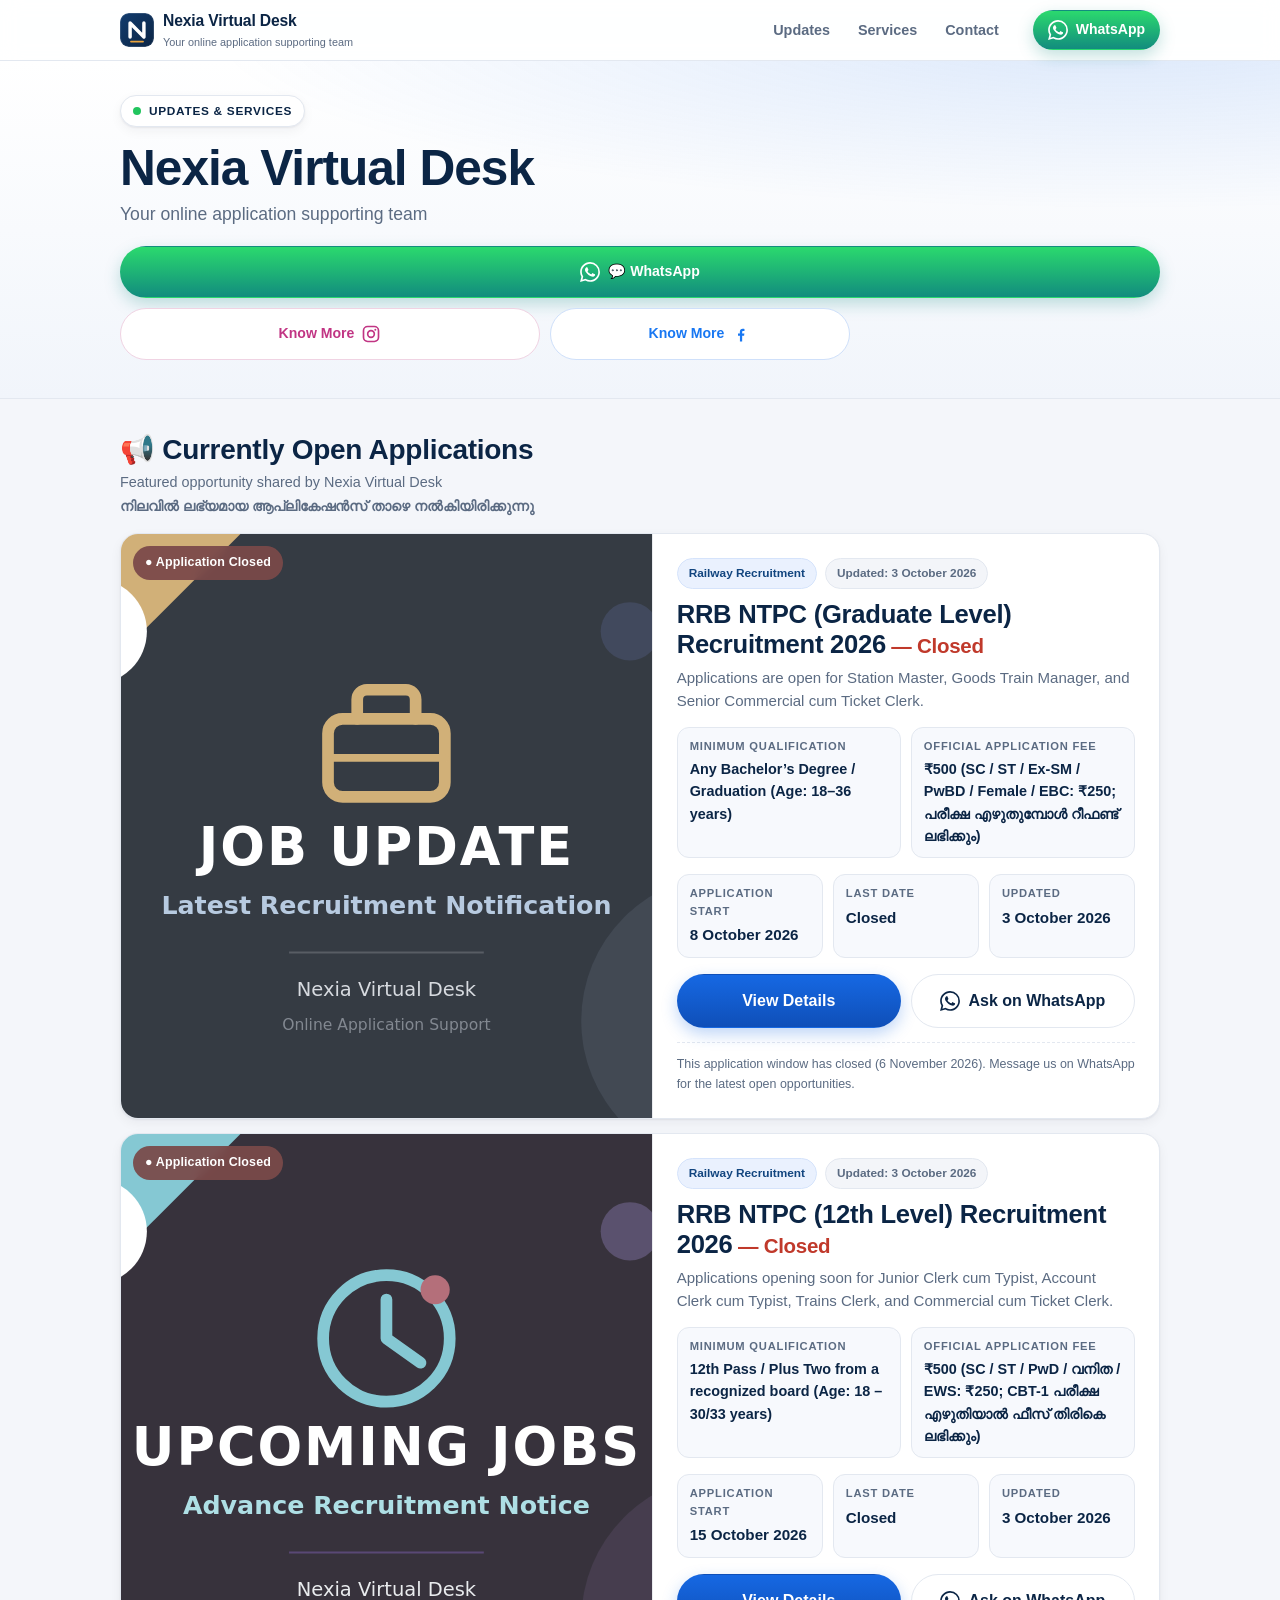
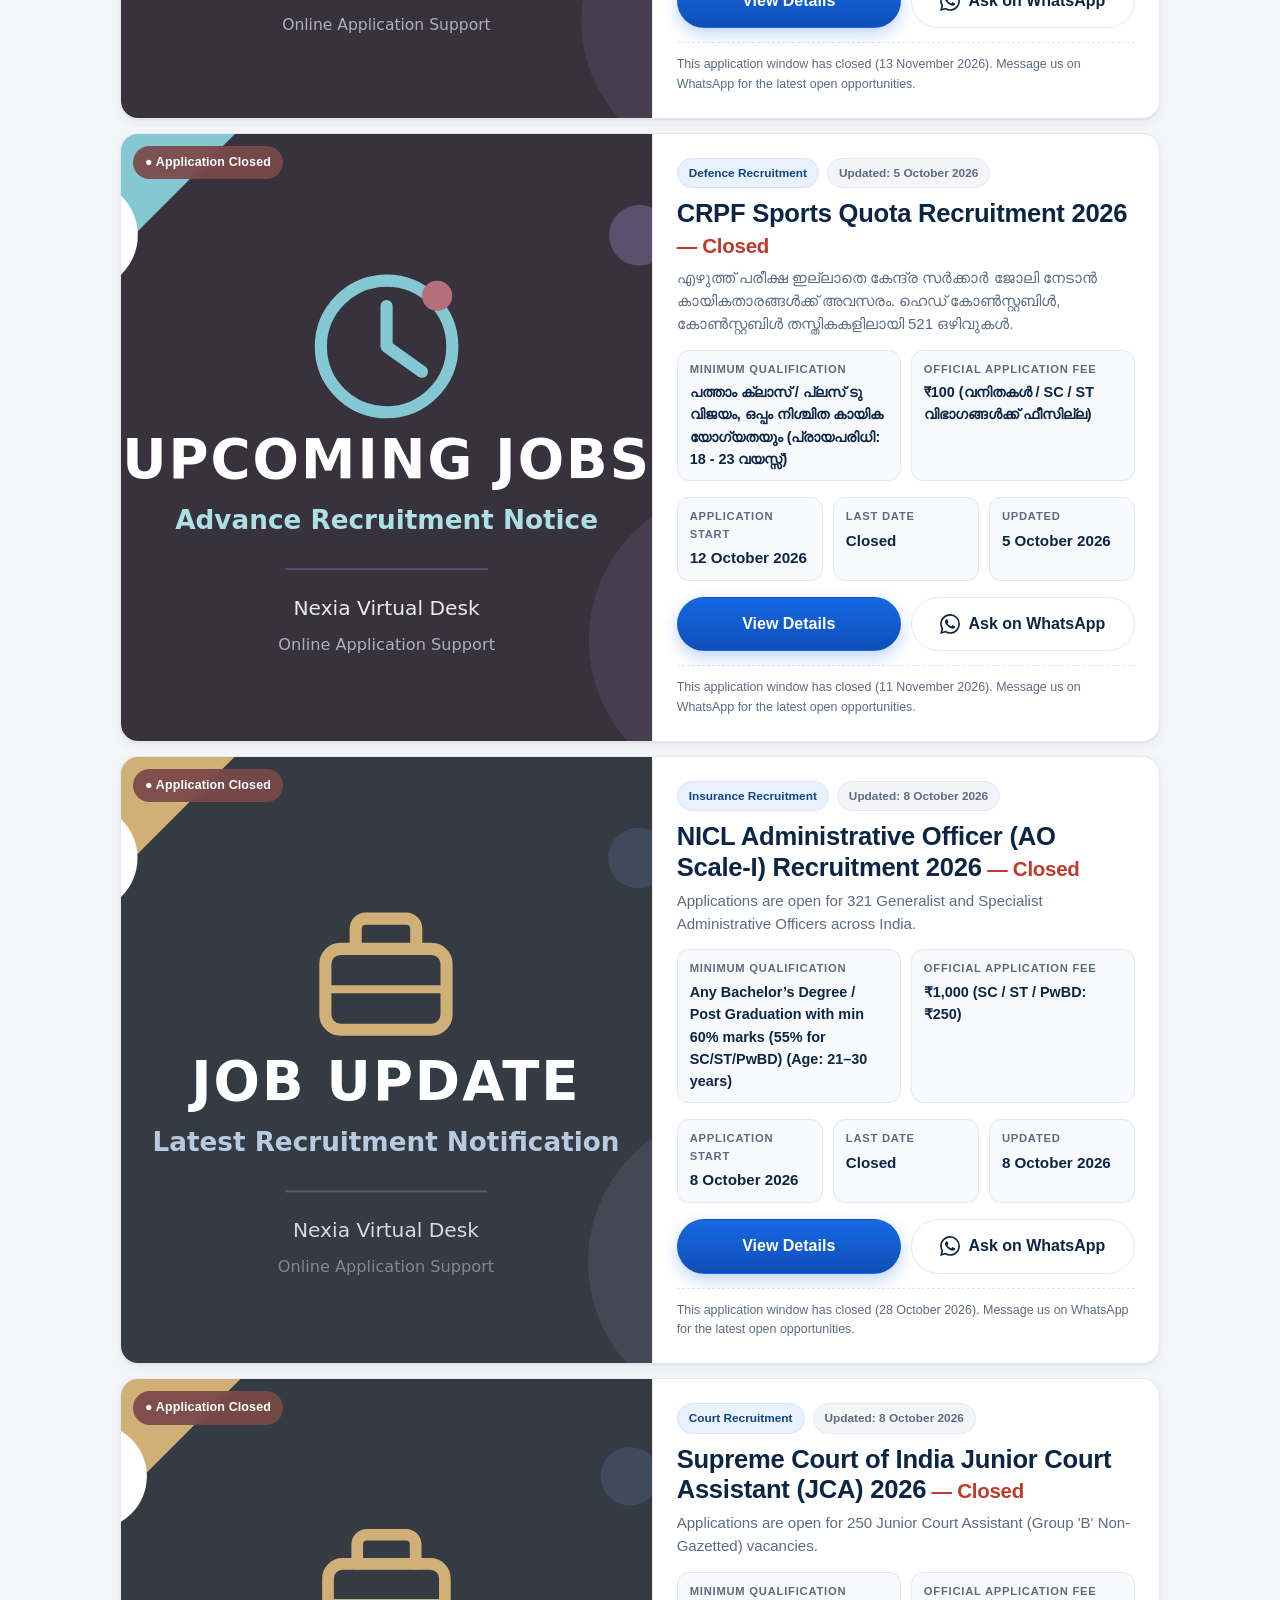
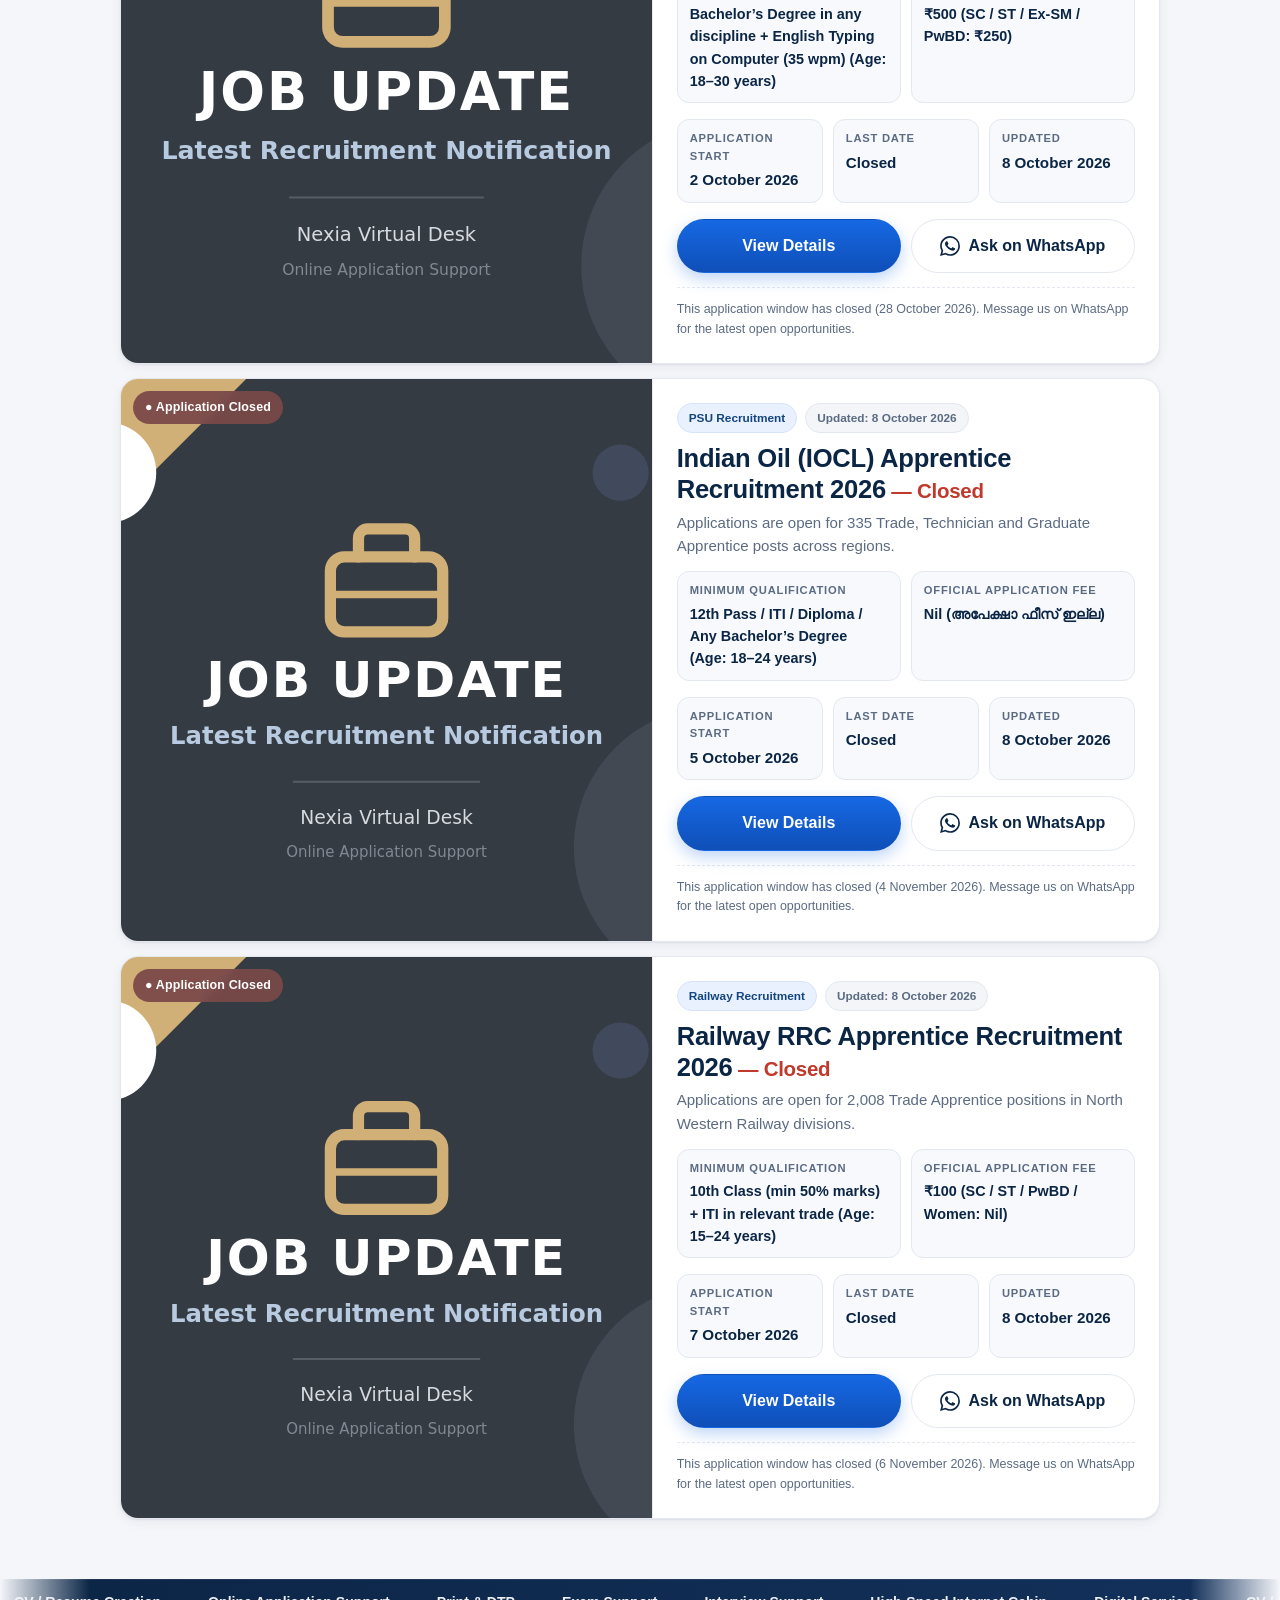
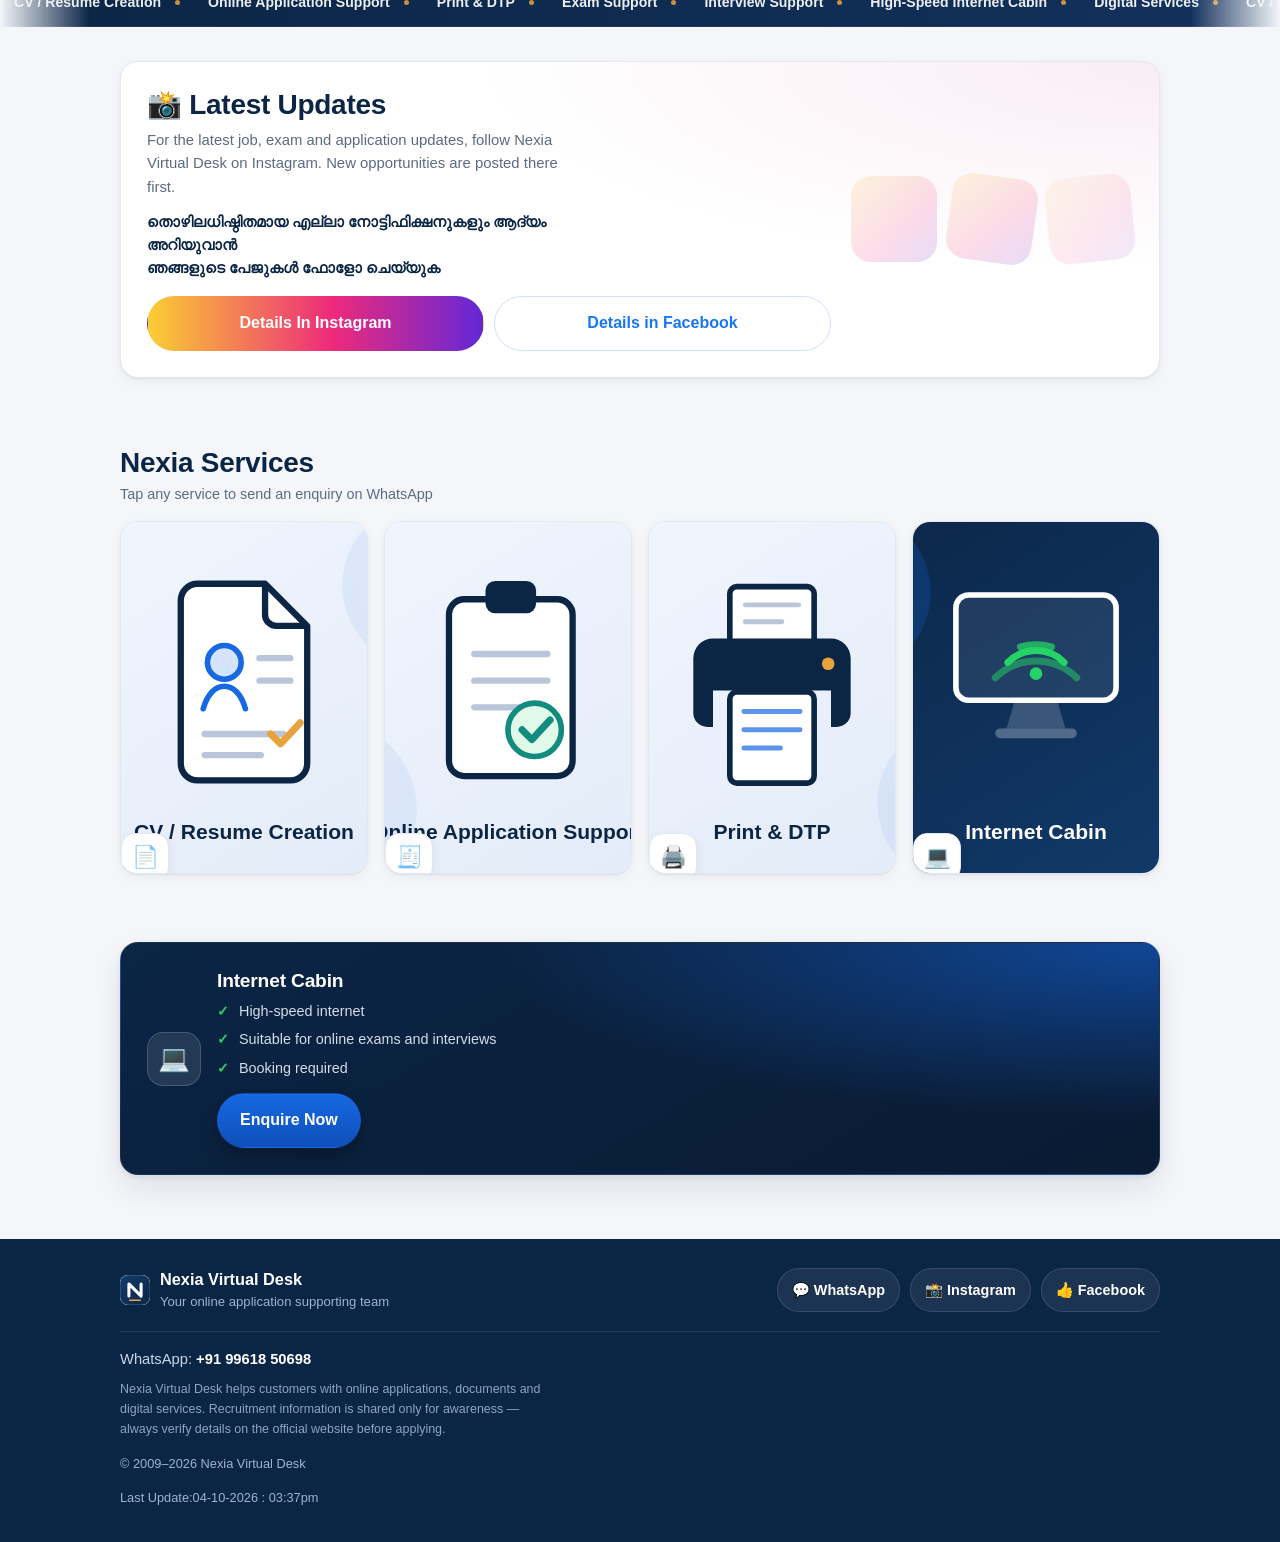
<file: index.html>
<!DOCTYPE html>
<html lang="en">
<head>
  <!-- =====================================================================
       NEXIA VIRTUAL DESK — index.html
       ---------------------------------------------------------------------
       This file is the STRUCTURE (skeleton) of the page.
       You normally do NOT need to edit it.
       All text you change often lives in content.js
       ===================================================================== -->
  <meta charset="UTF-8">

  <!-- Mobile scaling. Never remove this line. -->
  <meta name="viewport" content="width=device-width, initial-scale=1, viewport-fit=cover">

  <!-- ===== SEO: title + description (edit these if your business changes) ===== -->
  <title>Nexia Virtual Desk | Job Updates &amp; Online Application Support</title>
  <meta name="description" content="Nexia Virtual Desk provides job and application updates, CV and Resume creation, online application support, printing, DTP and internet cabin services.">
  <meta name="author" content="Nexia Virtual Desk">
  <meta name="theme-color" content="#0B2545">
  <!-- After your site is live, replace "nexia-virtual-desk.vercel.app" below
       (and in the og:/twitter: lines) with your real domain. -->
  <link rel="canonical" href="https://nexia-virtual-desk.vercel.app/">

  <!-- ===== Sharing preview: WhatsApp / Facebook / LinkedIn ===== -->
  <meta property="og:type" content="website">
  <meta property="og:site_name" content="Nexia Virtual Desk">
  <meta property="og:title" content="Nexia Virtual Desk | Job Updates &amp; Online Application Support">
  <meta property="og:description" content="Latest job, exam and application updates plus CV creation, online application support, Print &amp; DTP and Internet Cabin services.">
  <!-- WhatsApp / social share thumbnail. To change it, REPLACE the file
       assets/branding/thumbnail.webp (keep the same file name). See README. -->
  <meta property="og:image" content="https://nexia-virtual-desk.vercel.app/assets/branding/thumbnail.webp">
  <meta property="og:image:width" content="1200">
  <meta property="og:image:height" content="630">
  <meta property="og:url" content="https://nexia-virtual-desk.vercel.app/">
  <meta property="og:locale" content="en_IN">

  <!-- ===== Sharing preview: X / Twitter ===== -->
  <meta name="twitter:card" content="summary_large_image">
  <meta name="twitter:title" content="Nexia Virtual Desk | Job Updates &amp; Online Application Support">
  <meta name="twitter:description" content="Latest job, exam and application updates plus CV creation, online application support, Print &amp; DTP and Internet Cabin services.">
  <meta name="twitter:image" content="https://nexia-virtual-desk.vercel.app/assets/branding/thumbnail.webp">

  <!-- ===== Icons (replace these files in assets/branding/ to rebrand) ===== -->
  <link rel="icon" href="assets/branding/favicon.svg" type="image/svg+xml">
  <link rel="alternate icon" href="assets/branding/favicon.ico" sizes="32x32">
  <link rel="apple-touch-icon" href="assets/branding/apple-touch-icon.png">

  <link rel="stylesheet" href="style.css">

  <!-- Structured data for Google (business name + social profiles) -->
  <script type="application/ld+json">
  {
    "@context": "https://schema.org",
    "@type": "LocalBusiness",
    "name": "Nexia Virtual Desk",
    "description": "Online application support, CV and resume creation, printing, DTP and internet cabin services.",
    "slogan": "Your online application supporting team",
    "telephone": "+91-99618-50698",
    "sameAs": [
      "https://www.facebook.com/nexiacare",
      "https://www.instagram.com/nexia_virtual_desk/"
    ]
  }
  </script>
</head>

<body>

  <!-- Accessibility: keyboard users can jump straight to the content -->
  <a class="skip-link" href="#main">Skip to main content</a>

  <!-- Shown only when JavaScript is turned off -->
  <noscript>
    <div class="noscript-note">
      This page needs JavaScript to show the current advertisement and the enquiry forms.
      You can still reach us on WhatsApp: <a href="https://wa.me/919961850698">+91 99618 50698</a>
    </div>
  </noscript>

  <!-- =======================================================================
       1. HEADER
       ======================================================================= -->
  <header class="site-header">
    <div class="container header-inner">
      <a class="brand" href="#top" aria-label="Nexia Virtual Desk — home">
        <img src="assets/branding/logo.svg" alt="" width="34" height="34" class="brand-mark">
        <span class="brand-text">
          <span class="brand-name">Nexia Virtual Desk</span>
          <span class="brand-tag">Your online application supporting team</span>
        </span>
      </a>

      <nav class="site-nav" aria-label="Main">
        <a href="#opportunity">Updates</a>
        <a href="#services">Services</a>
        <a href="#contact">Contact</a>
      </nav>

      <!-- data-wa-link = script.js fills the real WhatsApp number from content.js -->
      <a class="btn btn-wa btn-sm header-wa" data-wa-link href="#" rel="noopener">
        <svg class="ico" viewBox="0 0 24 24" aria-hidden="true" focusable="false"><path fill="currentColor" d="M17.472 14.382c-.297-.149-1.758-.867-2.03-.967-.273-.099-.471-.148-.67.15-.197.297-.767.966-.94 1.164-.173.199-.347.223-.644.075-.297-.15-1.255-.463-2.39-1.475-.883-.788-1.48-1.761-1.653-2.059-.173-.297-.018-.458.13-.606.134-.133.298-.347.446-.52.149-.174.198-.298.298-.497.099-.198.05-.371-.025-.52-.075-.149-.669-1.612-.916-2.207-.242-.579-.487-.5-.669-.51a12.8 12.8 0 0 0-.57-.01c-.198 0-.52.074-.792.372-.272.297-1.04 1.016-1.04 2.479 0 1.462 1.065 2.875 1.213 3.074.149.198 2.096 3.2 5.077 4.487.709.306 1.262.489 1.694.625.712.227 1.36.195 1.871.118.571-.085 1.758-.719 2.006-1.413.248-.694.248-1.289.173-1.413-.074-.124-.272-.198-.57-.347m-5.421 7.403h-.004a9.87 9.87 0 0 1-5.031-1.378l-.361-.214-3.741.982.998-3.648-.235-.374a9.86 9.86 0 0 1-1.51-5.26c.001-5.45 4.436-9.884 9.888-9.884 2.64 0 5.122 1.03 6.988 2.898a9.825 9.825 0 0 1 2.893 6.994c-.003 5.45-4.437 9.884-9.885 9.884m8.413-18.297A11.815 11.815 0 0 0 12.05 0C5.495 0 .16 5.335.157 11.892c0 2.096.547 4.142 1.588 5.945L.057 24l6.305-1.654a11.882 11.882 0 0 0 5.683 1.448h.005c6.554 0 11.89-5.335 11.893-11.893a11.821 11.821 0 0 0-3.48-8.413Z"/></svg>
        <span>WhatsApp</span>
      </a>
    </div>
  </header>

  <main id="main">
    <span id="top"></span>

    <!-- =====================================================================
         2. HERO — brand line + quick contact buttons
         ===================================================================== -->
    <section class="hero" aria-labelledby="hero-title">
      <div class="container">
        <p class="hero-eyebrow">
          <span class="pulse-dot" aria-hidden="true"></span>
          Updates &amp; Services
        </p>
        <h1 id="hero-title" class="hero-title">Nexia Virtual Desk</h1>
        <p class="hero-sub">Your online application supporting team</p>

        <!-- Quick contact / social actions -->
        <div class="quick-actions">
          <a class="btn btn-wa btn-lg" data-wa-link href="#" rel="noopener">
            <svg class="ico" viewBox="0 0 24 24" aria-hidden="true" focusable="false"><path fill="currentColor" d="M17.472 14.382c-.297-.149-1.758-.867-2.03-.967-.273-.099-.471-.148-.67.15-.197.297-.767.966-.94 1.164-.173.199-.347.223-.644.075-.297-.15-1.255-.463-2.39-1.475-.883-.788-1.48-1.761-1.653-2.059-.173-.297-.018-.458.13-.606.134-.133.298-.347.446-.52.149-.174.198-.298.298-.497.099-.198.05-.371-.025-.52-.075-.149-.669-1.612-.916-2.207-.242-.579-.487-.5-.669-.51a12.8 12.8 0 0 0-.57-.01c-.198 0-.52.074-.792.372-.272.297-1.04 1.016-1.04 2.479 0 1.462 1.065 2.875 1.213 3.074.149.198 2.096 3.2 5.077 4.487.709.306 1.262.489 1.694.625.712.227 1.36.195 1.871.118.571-.085 1.758-.719 2.006-1.413.248-.694.248-1.289.173-1.413-.074-.124-.272-.198-.57-.347m-5.421 7.403h-.004a9.87 9.87 0 0 1-5.031-1.378l-.361-.214-3.741.982.998-3.648-.235-.374a9.86 9.86 0 0 1-1.51-5.26c.001-5.45 4.436-9.884 9.888-9.884 2.64 0 5.122 1.03 6.988 2.898a9.825 9.825 0 0 1 2.893 6.994c-.003 5.45-4.437 9.884-9.885 9.884m8.413-18.297A11.815 11.815 0 0 0 12.05 0C5.495 0 .16 5.335.157 11.892c0 2.096.547 4.142 1.588 5.945L.057 24l6.305-1.654a11.882 11.882 0 0 0 5.683 1.448h.005c6.554 0 11.89-5.335 11.893-11.893a11.821 11.821 0 0 0-3.48-8.413Z"/></svg>
            <span>💬 WhatsApp</span>
          </a>
          <a class="btn btn-ig" data-social="instagram" href="https://www.instagram.com/nexia_virtual_desk/" target="_blank" rel="noopener" aria-label="Know More on Instagram">
            <span class="qa-txt">Know More</span>
            <svg class="ico" viewBox="0 0 24 24" fill="none" stroke="currentColor" stroke-width="2" stroke-linecap="round" stroke-linejoin="round" aria-hidden="true" focusable="false">
              <rect x="3" y="3" width="18" height="18" rx="5"/>
              <circle cx="12" cy="12" r="4"/>
              <circle cx="17.2" cy="6.8" r="1.2" fill="currentColor" stroke="none"/>
            </svg>
          </a>
          <a class="btn btn-fb" data-social="facebook" href="https://www.facebook.com/nexiacare" target="_blank" rel="noopener" aria-label="Know More on Facebook">
            <span class="qa-txt">Know More</span>
            <svg class="ico" viewBox="0 0 24 24" fill="currentColor" aria-hidden="true" focusable="false">
              <path d="M13.4 21v-6.9h2.3l.35-2.7h-2.65V9.6c0-.78.22-1.31 1.34-1.31h1.43V5.87c-.25-.03-1.1-.1-2.08-.1-2.06 0-3.47 1.26-3.47 3.57v2.06H8.4v2.7h2.32V21h2.68z"/>
            </svg>
          </a>
        </div>
      </div>
    </section>

    <!-- =====================================================================
         3. FEATURED CURRENT OPPORTUNITY  (filled from content.js)
         ===================================================================== -->
    <section class="section opportunity" id="opportunity" aria-labelledby="opportunity-title">
      <div class="container">
        <div class="section-head">
          <h2 id="opportunity-title" class="section-title">📢 Currently Open Applications</h2>
          <p class="section-note">Featured opportunity shared by Nexia Virtual Desk</p>
          <p class="section-note section-note-ml" lang="ml">നിലവിൽ ലഭ്യമായ ആപ്ലികേഷൻസ് താഴെ നൽകിയിരിക്കുന്നു</p>
        </div>

        <!-- Warning shown only while content.js has isSample: true -->
        <div class="demo-banner" id="demoBanner" hidden>
          <strong>⚠️ Demo content.</strong>
          The details below are sample data used while building this page.
          Replace them in <code>content.js</code> with verified information, then set
          <code>isSample: false</code>.
        </div>

        <!-- Advertisement cards are built here by script.js from content.js.
             One card per live advertisement (currentAd + every otherAds entry). -->
        <div class="opp-list" id="oppList"></div>

      </div>
    </section>

    <!-- =====================================================================
         6. SERVICE TICKER (scrolling strip)
         ===================================================================== -->
    <div class="ticker" aria-label="Nexia Virtual Desk services">
      <div class="ticker-track" id="tickerTrack"><!-- filled by script.js --></div>
    </div>

    <!-- =====================================================================
         5. INSTAGRAM — LATEST UPDATES
         ===================================================================== -->
    <section class="section" id="updates" aria-labelledby="updates-title">
      <div class="container">
        <div class="panel panel-ig">
          <div class="panel-ig-text">
            <h2 id="updates-title" class="section-title">📸 Latest Updates</h2>
            <p>For the latest job, exam and application updates, follow Nexia Virtual Desk on Instagram. New opportunities are posted there first.</p>
            <p class="ml-note" lang="ml">തൊഴിലധിഷ്ഠിതമായ എല്ലാ നോട്ടിഫിക്ഷനുകളും ആദ്യം അറിയുവാൻ<br>ഞങ്ങളുടെ പേജുകൾ ഫോളോ ചെയ്യുക</p>
            <div class="panel-ig-actions">
              <a class="btn btn-ig btn-lg" data-social="instagram" href="https://www.instagram.com/nexia_virtual_desk/" target="_blank" rel="noopener">
                Details In Instagram
              </a>
              <a class="btn btn-fb btn-lg" data-social="facebook" href="https://www.facebook.com/nexiacare" target="_blank" rel="noopener">
                Details in Facebook
              </a>
            </div>
          </div>
          <div class="panel-ig-art" aria-hidden="true">
            <div class="ig-tile ig-tile-1"></div>
            <div class="ig-tile ig-tile-2"></div>
            <div class="ig-tile ig-tile-3"></div>
          </div>
        </div>
      </div>
    </section>

    <!-- =====================================================================
         7. NEXIA SERVICES (cards filled from content.js)
         ===================================================================== -->
    <section class="section" id="services" aria-labelledby="services-title">
      <div class="container">
        <div class="section-head">
          <h2 id="services-title" class="section-title">Nexia Services</h2>
          <p class="section-note">Tap any service to send an enquiry on WhatsApp</p>
        </div>

        <div class="service-grid" id="serviceGrid"><!-- filled by script.js --></div>
      </div>
    </section>

    <!-- =====================================================================
         10. INTERNET CABIN PROMOTION
         ===================================================================== -->
    <section class="section" id="cabin" aria-labelledby="cabin-title">
      <div class="container">
        <div class="panel panel-cabin" id="cabinPanel">
          <div class="cabin-icon" aria-hidden="true">💻</div>
          <div class="cabin-text">
            <h2 id="cabin-title" class="section-title">Internet Cabin</h2>
            <ul class="cabin-list" id="cabinList"><!-- filled by script.js --></ul>
            <button class="btn btn-primary btn-lg" type="button" data-service-open="internet">Enquire Now</button>
          </div>
        </div>
      </div>
    </section>
  </main>

  <!-- =======================================================================
       11. FOOTER
       ======================================================================= -->
  <footer class="site-footer" id="contact">
    <div class="container">
      <div class="footer-top">
        <div class="footer-brand">
          <img src="assets/branding/logo.svg" alt="" width="30" height="30">
          <div>
            <p class="footer-name">Nexia Virtual Desk</p>
            <p class="footer-tag">Your online application supporting team</p>
          </div>
        </div>

        <ul class="footer-links">
          <li><a data-wa-link href="#" rel="noopener">💬 WhatsApp</a></li>
          <li><a data-social="instagram" href="https://www.instagram.com/nexia_virtual_desk/" target="_blank" rel="noopener">📸 Instagram</a></li>
          <li><a data-social="facebook" href="https://www.facebook.com/nexiacare" target="_blank" rel="noopener">👍 Facebook</a></li>
        </ul>
      </div>

      <p class="footer-phone">WhatsApp: <a data-wa-link href="#" rel="noopener"><span data-wa-display>+91 99618 50698</span></a></p>
      <p class="footer-note" id="footerNote"></p>
      <p class="footer-copy" id="footerCopy">© 2009–2026 Nexia Virtual Desk</p>
      <p class="footer-copy" id="footerCopy">Last Update:04-10-2026 : 03:37pm</p>
    </div>
  </footer>

  <!-- Floating WhatsApp button (mobile). Delete this block to remove it. -->
  <a class="wa-fab" data-wa-link href="#" rel="noopener" aria-label="Chat with Nexia Virtual Desk on WhatsApp">
    <svg viewBox="0 0 24 24" aria-hidden="true" focusable="false"><path fill="currentColor" d="M17.472 14.382c-.297-.149-1.758-.867-2.03-.967-.273-.099-.471-.148-.67.15-.197.297-.767.966-.94 1.164-.173.199-.347.223-.644.075-.297-.15-1.255-.463-2.39-1.475-.883-.788-1.48-1.761-1.653-2.059-.173-.297-.018-.458.13-.606.134-.133.298-.347.446-.52.149-.174.198-.298.298-.497.099-.198.05-.371-.025-.52-.075-.149-.669-1.612-.916-2.207-.242-.579-.487-.5-.669-.51a12.8 12.8 0 0 0-.57-.01c-.198 0-.52.074-.792.372-.272.297-1.04 1.016-1.04 2.479 0 1.462 1.065 2.875 1.213 3.074.149.198 2.096 3.2 5.077 4.487.709.306 1.262.489 1.694.625.712.227 1.36.195 1.871.118.571-.085 1.758-.719 2.006-1.413.248-.694.248-1.289.173-1.413-.074-.124-.272-.198-.57-.347m-5.421 7.403h-.004a9.87 9.87 0 0 1-5.031-1.378l-.361-.214-3.741.982.998-3.648-.235-.374a9.86 9.86 0 0 1-1.51-5.26c.001-5.45 4.436-9.884 9.888-9.884 2.64 0 5.122 1.03 6.988 2.898a9.825 9.825 0 0 1 2.893 6.994c-.003 5.45-4.437 9.884-9.885 9.884m8.413-18.297A11.815 11.815 0 0 0 12.05 0C5.495 0 .16 5.335.157 11.892c0 2.096.547 4.142 1.588 5.945L.057 24l6.305-1.654a11.882 11.882 0 0 0 5.683 1.448h.005c6.554 0 11.89-5.335 11.893-11.893a11.821 11.821 0 0 0-3.48-8.413Z"/></svg>
  </a>

  <!-- =======================================================================
       8. SERVICE ENQUIRY POPUP (bottom sheet on mobile, dialog on desktop)
       The form fields are built from content.js by script.js
       ======================================================================= -->
  <dialog class="sheet" id="enquirySheet" aria-labelledby="sheetTitle">
    <form class="sheet-form" id="enquiryForm" method="dialog" novalidate>
      <div class="sheet-grip" aria-hidden="true"></div>

      <div class="sheet-head">
        <div>
          <p class="sheet-service" id="sheetServiceName"></p>
          <h2 class="sheet-title" id="sheetTitle">Enquiry</h2>
        </div>
        <button class="sheet-close" type="button" id="sheetClose" aria-label="Close enquiry form">✕</button>
      </div>

      <div class="sheet-body" id="sheetFields"><!-- fields injected here --></div>

      <p class="sheet-error" id="sheetError" role="alert" hidden></p>

      <div class="sheet-foot">
        <button class="btn btn-wa btn-lg btn-block" type="submit">💬 Send Enquiry on WhatsApp</button>
        <p class="sheet-alt">
          Or <a data-wa-link href="#" rel="noopener">chat directly on WhatsApp</a>
        </p>
      </div>
    </form>
  </dialog>

  <!-- content.js first (the data), then script.js (the logic). Do not swap them. -->
  <script src="content.js"></script>
  <script src="script.js"></script>
</body>
</html>
</file>
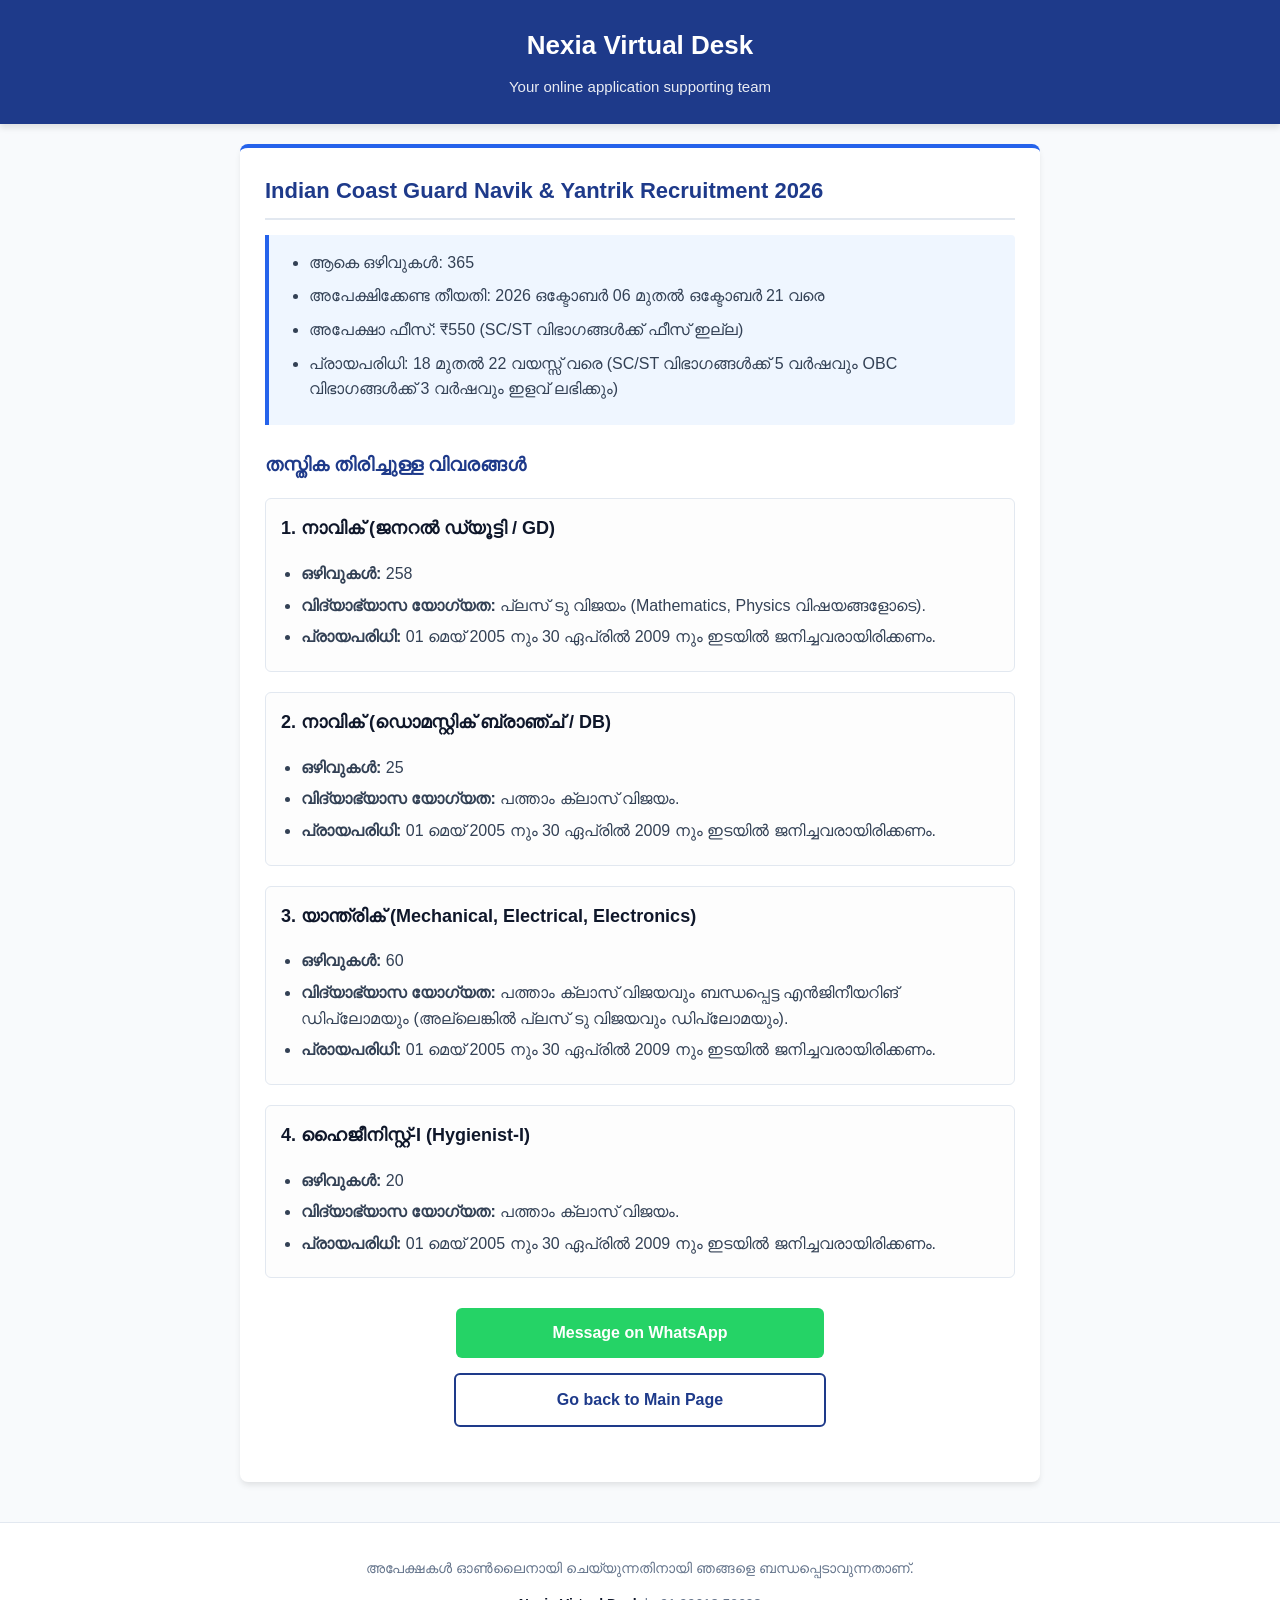
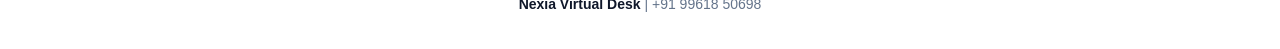
<file: costguard_notification.html>
<!DOCTYPE html>
<html lang="ml">
<head>
    <meta charset="UTF-8">
    <meta name="viewport" content="width=device-width, initial-scale=1.0">
    <title>Indian Coast Guard Recruitment 2026 - Nexia Virtual Desk</title>
    <style>
        :root {
            --primary: #1e3a8a;
            --secondary: #2563eb;
            --bg: #f8fafc;
            --card-bg: #ffffff;
            --text: #334155;
            --accent: #e2e8f0;
            --whatsapp: #25D366;
        }
        body {
            font-family: -apple-system, BlinkMacSystemFont, "Segoe UI", Roboto, "Helvetica Neue", Arial, sans-serif;
            background-color: var(--bg);
            color: var(--text);
            line-height: 1.6;
            margin: 0;
            padding: 0;
        }
        .header {
            background-color: var(--primary);
            color: white;
            text-align: center;
            padding: 25px 20px;
            box-shadow: 0 4px 6px rgba(0,0,0,0.1);
        }
        .header h1 {
            margin: 0;
            font-size: 26px;
            font-weight: 700;
        }
        .header p {
            margin: 8px 0 0;
            font-size: 15px;
            opacity: 0.9;
        }
        .container {
            max-width: 800px;
            margin: 20px auto;
            padding: 0 15px;
        }
        .card {
            background: var(--card-bg);
            border-radius: 8px;
            box-shadow: 0 4px 6px -1px rgba(0, 0, 0, 0.1);
            padding: 25px;
            margin-bottom: 20px;
            border-top: 4px solid var(--secondary);
        }
        .title {
            color: var(--primary);
            font-size: 22px;
            font-weight: bold;
            margin-bottom: 15px;
            border-bottom: 2px solid var(--accent);
            padding-bottom: 10px;
        }
        .highlight-box {
            background-color: #eff6ff;
            border-left: 4px solid var(--secondary);
            padding: 15px;
            margin-bottom: 25px;
            border-radius: 0 4px 4px 0;
        }
        .highlight-box ul {
            margin: 0;
            padding-left: 25px;
        }
        .highlight-box li {
            margin-bottom: 8px;
            font-weight: 500;
        }
        .category {
            margin-bottom: 20px;
            padding: 15px;
            background: #fdfdfd;
            border: 1px solid var(--accent);
            border-radius: 6px;
        }
        .category h3 {
            margin-top: 0;
            color: #0f172a;
            font-size: 18px;
        }
        .category ul {
            padding-left: 20px;
            margin-bottom: 0;
        }
        .category li {
            margin-bottom: 6px;
        }
        .btn-group {
            display: flex;
            flex-direction: column;
            gap: 15px;
            align-items: center;
            margin: 30px 0;
        }
        .btn {
            display: inline-flex;
            align-items: center;
            justify-content: center;
            padding: 12px 24px;
            border-radius: 6px;
            font-weight: bold;
            text-decoration: none;
            width: 100%;
            max-width: 320px;
            transition: all 0.3s ease;
        }
        .btn-home {
            background-color: white;
            color: var(--primary);
            border: 2px solid var(--primary);
        }
        .btn-home:hover {
            background-color: var(--primary);
            color: white;
        }
        .btn-whatsapp {
            background-color: var(--whatsapp);
            color: white;
        }
        .btn-whatsapp:hover {
            background-color: #1ebc5b;
        }
        .footer {
            text-align: center;
            padding: 20px;
            font-size: 14px;
            color: #64748b;
            margin-top: 40px;
            background: white;
            border-top: 1px solid var(--accent);
        }
        .footer span {
            font-weight: bold;
            color: #0f172a;
        }
    </style>
</head>
<body>

    <div class="header">
        <h1>Nexia Virtual Desk</h1>
        <p>Your online application supporting team</p>
    </div>

    <div class="container">
        <div class="card">
            <div class="title">Indian Coast Guard Navik & Yantrik Recruitment 2026</div>
            
            <div class="highlight-box">
                <ul>
                    <li>ആകെ ഒഴിവുകൾ: 365</li>
                    <li>അപേക്ഷിക്കേണ്ട തീയതി: 2026 ഒക്ടോബർ 06 മുതൽ ഒക്ടോബർ 21 വരെ</li>
                    <li>അപേക്ഷാ ഫീസ്: ₹550 (SC/ST വിഭാഗങ്ങൾക്ക് ഫീസ് ഇല്ല)</li>
                    <li>പ്രായപരിധി: 18 മുതൽ 22 വയസ്സ് വരെ (SC/ST വിഭാഗങ്ങൾക്ക് 5 വർഷവും OBC വിഭാഗങ്ങൾക്ക് 3 വർഷവും ഇളവ് ലഭിക്കും)</li>
                </ul>
            </div>

            <h3 style="color: var(--primary);">തസ്തിക തിരിച്ചുള്ള വിവരങ്ങൾ</h3>

            <div class="category">
                <h3>1. നാവിക് (ജനറൽ ഡ്യൂട്ടി / GD)</h3>
                <ul>
                    <li><strong>ഒഴിവുകൾ:</strong> 258</li>
                    <li><strong>വിദ്യാഭ്യാസ യോഗ്യത:</strong> പ്ലസ് ടു വിജയം (Mathematics, Physics വിഷയങ്ങളോടെ).</li>
                    <li><strong>പ്രായപരിധി:</strong> 01 മെയ് 2005 നും 30 ഏപ്രിൽ 2009 നും ഇടയിൽ ജനിച്ചവരായിരിക്കണം.</li>
                </ul>
            </div>

            <div class="category">
                <h3>2. നാവിക് (ഡൊമസ്റ്റിക് ബ്രാഞ്ച് / DB)</h3>
                <ul>
                    <li><strong>ഒഴിവുകൾ:</strong> 25</li>
                    <li><strong>വിദ്യാഭ്യാസ യോഗ്യത:</strong> പത്താം ക്ലാസ് വിജയം.</li>
                    <li><strong>പ്രായപരിധി:</strong> 01 മെയ് 2005 നും 30 ഏപ്രിൽ 2009 നും ഇടയിൽ ജനിച്ചവരായിരിക്കണം.</li>
                </ul>
            </div>

            <div class="category">
                <h3>3. യാന്ത്രിക് (Mechanical, Electrical, Electronics)</h3>
                <ul>
                    <li><strong>ഒഴിവുകൾ:</strong> 60</li>
                    <li><strong>വിദ്യാഭ്യാസ യോഗ്യത:</strong> പത്താം ക്ലാസ് വിജയവും ബന്ധപ്പെട്ട എൻജിനീയറിങ് ഡിപ്ലോമയും (അല്ലെങ്കിൽ പ്ലസ് ടു വിജയവും ഡിപ്ലോമയും).</li>
                    <li><strong>പ്രായപരിധി:</strong> 01 മെയ് 2005 നും 30 ഏപ്രിൽ 2009 നും ഇടയിൽ ജനിച്ചവരായിരിക്കണം.</li>
                </ul>
            </div>

            <div class="category">
                <h3>4. ഹൈജീനിസ്റ്റ്-I (Hygienist-I)</h3>
                <ul>
                    <li><strong>ഒഴിവുകൾ:</strong> 20</li>
                    <li><strong>വിദ്യാഭ്യാസ യോഗ്യത:</strong> പത്താം ക്ലാസ് വിജയം.</li>
                    <li><strong>പ്രായപരിധി:</strong> 01 മെയ് 2005 നും 30 ഏപ്രിൽ 2009 നും ഇടയിൽ ജനിച്ചവരായിരിക്കണം.</li>
                </ul>
            </div>

            <div class="btn-group">
                <a href="https://wa.me/919961850698?text=Hello%20Nexia%20Virtual%20Desk,%20I%20would%20like%20to%20apply%20for%20Indian%20Coast%20Guard%20Recruitment%202026" class="btn btn-whatsapp" target="_blank">
                    Message on WhatsApp
                </a>
                <a href="index.html" class="btn btn-home">
                    Go back to Main Page
                </a>
            </div>
            
        </div>
    </div>

    <div class="footer">
        <p>അപേക്ഷകൾ ഓൺലൈനായി ചെയ്യുന്നതിനായി ഞങ്ങളെ ബന്ധപ്പെടാവുന്നതാണ്.</p>
        <p><span>Nexia Virtual Desk</span> | +91 99618 50698</p>
    </div>

</body>
</html>
</file>
<file: style.css>
/* =========================================================================
   NEXIA VIRTUAL DESK — style.css
   -------------------------------------------------------------------------
   All the visual design lives here. Mobile-first: the base rules are for
   small phones (360px), and @media queries at the bottom make it bigger
   on tablets and desktop.

   You rarely need to edit this file. If you want to change the brand
   colours, edit only the :root block below.
   ========================================================================= */

/* ===== BRAND COLOURS & BASE SETTINGS (safe to edit) ==================== */
:root {
  /* Colours */
  --navy:        #0B2545;   /* header, footer, dark panels          */
  --navy-soft:   #13315C;
  --accent:      #1668E3;   /* main blue for buttons and links      */
  --accent-dark: #0F4FB8;
  --gold:        #E8A33D;   /* small highlights                     */
  --wa:          #25D366;   /* WhatsApp green                       */
  --wa-dark:     #128C7E;
  --ig:          #C13584;   /* Instagram pink                       */
  --fb:          #1877F2;   /* Facebook blue                        */
  --danger:      #C0392B;

  --ink:   #0B1526;         /* main text                            */
  --muted: #5B6B82;         /* secondary text                       */
  --line:  #E3E8F0;         /* hairline borders                     */
  --bg:    #F4F6FA;         /* page background                      */
  --card:  #FFFFFF;

  /* Shape & depth */
  --radius:    18px;
  --radius-sm: 12px;
  --shadow-sm: 0 1px 2px rgba(11, 21, 38, .06), 0 4px 12px rgba(11, 21, 38, .05);
  --shadow-md: 0 2px 6px rgba(11, 21, 38, .07), 0 14px 30px rgba(11, 21, 38, .09);

  /* Spacing rhythm */
  --gap: 14px;
  --pad: 16px;

  /* Fonts: system fonts = zero downloads = fast on mobile data */
  --font: -apple-system, BlinkMacSystemFont, "Segoe UI", Roboto, "Helvetica Neue",
          Arial, "Noto Sans", "Liberation Sans", sans-serif;
}

/* ===== RESET =========================================================== */
*, *::before, *::after { box-sizing: border-box; }
* { margin: 0; }

html {
  -webkit-text-size-adjust: 100%;
  scroll-behavior: smooth;
  scroll-padding-top: 78px;          /* sticky header height + breathing room */
  overflow-x: clip;
}

body {
  font-family: var(--font);
  font-size: 16px;
  line-height: 1.55;
  color: var(--ink);
  background: var(--bg);
  overflow-x: clip;                  /* kills accidental horizontal scrolling */
  -webkit-font-smoothing: antialiased;
  padding-bottom: env(safe-area-inset-bottom);
}

img, svg { display: block; max-width: 100%; }
img { height: auto; background: #EEF2F8; }
button, input, select, textarea { font: inherit; color: inherit; }
a { color: var(--accent); }
ul { padding: 0; list-style: none; }

h1, h2, h3 { line-height: 1.2; font-weight: 700; letter-spacing: -.01em; }

/* Visible focus for keyboard users */
:focus-visible {
  outline: 3px solid var(--accent);
  outline-offset: 2px;
  border-radius: 6px;
}

/* ===== LAYOUT HELPERS ================================================== */
.container {
  width: 100%;
  max-width: 1080px;
  margin-inline: auto;
  padding-inline: var(--pad);
}

.section { padding-block: 26px; }

.section-head { margin-bottom: 16px; }

.section-title {
  font-size: clamp(1.25rem, 5.4vw, 1.75rem);
  color: var(--navy);
}

.section-note {
  color: var(--muted);
  font-size: .9rem;
  margin-top: 4px;
}
.section-note-ml {
  margin-top: 2px;
  font-weight: 600;
}

.skip-link {
  position: absolute;
  left: -9999px;
  top: 0;
  z-index: 200;
  background: var(--navy);
  color: #fff;
  padding: 12px 18px;
  border-radius: 0 0 12px 0;
  text-decoration: none;
}
.skip-link:focus { left: 0; }

.noscript-note {
  background: #FFF4D6;
  border-bottom: 1px solid #E8CE8A;
  padding: 12px 16px;
  font-size: .9rem;
  text-align: center;
}

/* ===== BUTTONS ========================================================= */
.btn {
  --btn-bg: var(--card);
  --btn-fg: var(--ink);
  --btn-bd: var(--line);
  display: inline-flex;
  align-items: center;
  justify-content: center;
  gap: 8px;
  min-height: 48px;                 /* comfortable touch target */
  padding: 12px 18px;
  border: 1px solid var(--btn-bd);
  border-radius: 999px;
  background: var(--btn-bg);
  color: var(--btn-fg);
  font-weight: 600;
  font-size: .95rem;
  text-decoration: none;
  cursor: pointer;
  transition: transform .15s ease, box-shadow .2s ease, background-color .2s ease, border-color .2s ease;
  -webkit-tap-highlight-color: transparent;
}
.btn:active { transform: scale(.975); }

.btn .ico { width: 20px; height: 20px; flex: none; }
.btn-sm { min-height: 40px; padding: 8px 14px; font-size: .875rem; }
.btn-lg { min-height: 52px; padding: 14px 22px; font-size: 1rem; }
.btn-block { width: 100%; }

.btn-primary {
  --btn-bg: linear-gradient(180deg, var(--accent), var(--accent-dark));
  --btn-fg: #fff;
  --btn-bd: transparent;
  box-shadow: 0 6px 16px rgba(22, 104, 227, .28);
}
.btn-wa {
  --btn-bg: linear-gradient(180deg, #2BD96E, var(--wa-dark));
  --btn-fg: #fff;
  --btn-bd: transparent;
  box-shadow: 0 6px 16px rgba(18, 140, 126, .26);
}
.btn-ig {
  --btn-bg: #fff;
  --btn-fg: var(--ig);
  --btn-bd: #F0D3E3;
}
.btn-fb {
  --btn-bg: #fff;
  --btn-fg: var(--fb);
  --btn-bd: #CFE0FA;
}
.btn-placeholder {
  --btn-bg: #EDF0F5;
  --btn-fg: #8A97A8;
  --btn-bd: transparent;
  box-shadow: none;
  cursor: not-allowed;
}

.btn-ghost {
  --btn-bg: #fff;
  --btn-fg: var(--navy);
  --btn-bd: var(--line);
}

/* Desktop-only enhancement: hover lift. Tap remains the primary action. */
@media (hover: hover) and (pointer: fine) {
  .btn:hover { transform: translateY(-2px); box-shadow: var(--shadow-md); }
  .btn-primary:hover { box-shadow: 0 10px 22px rgba(22, 104, 227, .34); }
  .btn-wa:hover { box-shadow: 0 10px 22px rgba(18, 140, 126, .32); }
}

/* ===== 1. HEADER ======================================================= */
.site-header {
  position: sticky;
  top: 0;
  z-index: 60;
  background: rgba(255, 255, 255, .92);
  backdrop-filter: saturate(180%) blur(10px);
  border-bottom: 1px solid var(--line);
}

.header-inner {
  display: flex;
  align-items: center;
  gap: 10px;
  min-height: 60px;
  padding-block: 8px;
}

.brand {
  display: flex;
  align-items: center;
  gap: 9px;
  text-decoration: none;
  color: inherit;
  min-width: 0;
}
.brand-mark { width: 34px; height: 34px; flex: none; border-radius: 9px; }
.brand-text { display: flex; flex-direction: column; min-width: 0; }
.brand-name {
  font-weight: 750;
  font-size: .98rem;
  color: var(--navy);
  letter-spacing: -.01em;
  white-space: nowrap;
  overflow: hidden;
  text-overflow: ellipsis;
}
.brand-tag {
  font-size: .68rem;
  color: var(--muted);
  white-space: nowrap;
  overflow: hidden;
  text-overflow: ellipsis;
}

.site-nav {
  display: none;                    /* hidden on phones: keeps header simple */
  gap: 4px;
  margin-left: auto;
}
.site-nav a {
  text-decoration: none;
  color: var(--muted);
  font-weight: 600;
  font-size: .9rem;
  padding: 8px 12px;
  border-radius: 999px;
}
.site-nav a:hover { color: var(--navy); background: #EEF2F9; }

.header-wa { margin-left: auto; }
.header-wa span { display: none; }    /* icon only on phones */

/* ===== 2. HERO + QUICK ACTIONS ========================================= */
.hero {
  background:
    radial-gradient(120% 90% at 88% -10%, rgba(22, 104, 227, .16), transparent 60%),
    linear-gradient(180deg, #FFFFFF, #F1F5FB);
  border-bottom: 1px solid var(--line);
  padding-block: 20px 24px;
}

.hero-eyebrow {
  display: inline-flex;
  align-items: center;
  gap: 8px;
  background: #fff;
  border: 1px solid var(--line);
  color: var(--navy);
  font-size: .74rem;
  font-weight: 700;
  letter-spacing: .06em;
  text-transform: uppercase;
  padding: 6px 12px;
  border-radius: 999px;
  box-shadow: var(--shadow-sm);
}

.pulse-dot {
  width: 8px; height: 8px;
  border-radius: 50%;
  background: #22C55E;
  box-shadow: 0 0 0 0 rgba(34, 197, 94, .55);
  animation: pulse 2.4s ease-out infinite;
}
@keyframes pulse {
  70%  { box-shadow: 0 0 0 9px rgba(34, 197, 94, 0); }
  100% { box-shadow: 0 0 0 0 rgba(34, 197, 94, 0); }
}

.hero-title {
  font-size: clamp(1.7rem, 8vw, 3rem);
  color: var(--navy);
  margin-top: 12px;
  letter-spacing: -.02em;
}
.hero-sub {
  color: var(--muted);
  font-size: clamp(.95rem, 4vw, 1.1rem);
  margin-top: 2px;
  max-width: 46ch;
}

.quick-actions {
  display: grid;
  /* WhatsApp gets the full first row; Instagram & Facebook share row two
     so both "Follow for more" labels always fit, even on 360px phones. */
  grid-template-columns: 1fr 1fr;
  gap: 10px;
  margin-top: 18px;
}
.quick-actions .btn {
  width: 100%;
  min-width: 52px;
  min-height: 52px;              /* all three exactly the same height */
}
.quick-actions .btn .ico { width: 20px; height: 20px; }
.quick-actions .btn-wa { grid-column: 1 / -1; }
.quick-actions .btn-ig, .quick-actions .btn-fb {
  font-size: .85rem;
  padding-inline: 12px;
  gap: 7px;
}

/* ===== 3. FEATURED OPPORTUNITY CARD(S) ================================== */
/* One card per live advertisement. Cards stack with a small gap. */
.opp-list { display: grid; gap: 14px; }

.opp-card { scroll-margin-top: 84px; }        /* sticky header offset */

/* Blue ring around the card a ?ref= link points to */
.opp-highlight {
  outline: 3px solid var(--accent);
  outline-offset: 4px;
}

.demo-banner {
  background: #FFF6DE;
  border: 1px solid #F0D79A;
  color: #6B4E12;
  border-radius: var(--radius-sm);
  padding: 12px 14px;
  font-size: .85rem;
  line-height: 1.5;
  margin-bottom: 14px;
}
.demo-banner code {
  background: rgba(107, 78, 18, .1);
  padding: 1px 5px;
  border-radius: 5px;
  font-size: .82em;
}

.opp-card {
  background: var(--card);
  border: 1px solid var(--line);
  border-radius: var(--radius);
  box-shadow: var(--shadow-md);
  overflow: hidden;
}

.opp-media {
  position: relative;
  background: linear-gradient(135deg, #EAF0FA, #F7F9FD);
  border-bottom: 1px solid var(--line);
  aspect-ratio: 16 / 9;
}
.opp-media img {
  width: 100%;
  height: 100%;
  object-fit: cover;
}

.opp-status {
  position: absolute;
  top: 12px;
  left: 12px;
  display: inline-flex;
  align-items: center;
  gap: 6px;
  padding: 7px 12px;
  border-radius: 999px;
  font-size: .78rem;
  font-weight: 700;
  letter-spacing: .01em;
  background: rgba(11, 37, 69, .9);
  color: #fff;
  backdrop-filter: blur(4px);
}
.opp-status[data-state="open"]     { background: rgba(18, 140, 74, .94); }
.opp-status[data-state="upcoming"] { background: rgba(180, 83, 9, .95); }  /* amber = waiting */
.opp-status[data-state="closed"]   { background: rgba(153, 27, 27, .94); }

.opp-body {
  padding: 16px;
  min-width: 0;
  /* If a single word (like a long Malayalam word) is wider than the card,
     break the word instead of letting it push the layout out. */
  overflow-wrap: anywhere;
}

.opp-meta {
  display: flex;
  flex-wrap: wrap;
  gap: 8px;
  margin-bottom: 10px;
}
.chip {
  font-size: .74rem;
  font-weight: 700;
  padding: 5px 11px;
  border-radius: 999px;
  border: 1px solid transparent;
  white-space: nowrap;
}
.chip-cat     { background: #EAF1FE; color: #12457F; border-color: #D5E3FB; }
.chip-updated { background: #F3F5F9; color: var(--muted); border-color: var(--line); }

.opp-title {
  font-size: clamp(1.2rem, 5.6vw, 1.6rem);
  color: var(--navy);
}
.opp-desc {
  color: var(--muted);
  font-size: .94rem;
  margin-top: 6px;
}

.opp-facts {
  display: grid;
  /* minmax(0, 1fr) = the columns are NEVER allowed to stretch because of
     one long unbreakable word (Malayalam fees etc.). */
  grid-template-columns: repeat(2, minmax(0, 1fr));
  gap: 10px;
  margin-top: 14px;
}
.opp-facts > div,
.opp-dates > div {
  min-width: 0;                 /* grid boxes may shrink; words must wrap */
  background: #F7F9FD;
  border: 1px solid var(--line);
  border-radius: var(--radius-sm);
  padding: 10px 12px;
}
.opp-facts dt {
  font-size: .7rem;
  text-transform: uppercase;
  letter-spacing: .07em;
  color: var(--muted);
  font-weight: 700;
}
.opp-facts dd {
  margin: 3px 0 0;
  font-weight: 600;
  color: var(--navy);
  font-size: .9rem;
}

.opp-dates {
  display: grid;
  grid-template-columns: repeat(auto-fit, minmax(104px, 1fr));
  gap: 10px;
  margin: 16px 0;
}
.opp-dates .is-upcoming-date { color: #B45309; }
.opp-dates > div {
  background: #F7F9FD;
  border: 1px solid var(--line);
  border-radius: var(--radius-sm);
  padding: 10px 12px;
}
.opp-dates dt {
  font-size: .7rem;
  text-transform: uppercase;
  letter-spacing: .07em;
  color: var(--muted);
  font-weight: 700;
}
.opp-dates dd {
  margin: 3px 0 0;
  font-weight: 700;
  color: var(--navy);
  font-size: .95rem;
}
.opp-dates .is-urgent { color: var(--danger); }

.opp-actions {
  display: grid;
  gap: 10px;
}
.opp-actions .btn { width: 100%; }

.opp-verify {
  margin-top: 14px;
  font-size: .78rem;
  color: var(--muted);
  border-top: 1px dashed var(--line);
  padding-top: 12px;
}

/* Expired state: card visibly de-emphasised (never colour alone) */
.opp-card.is-closed { box-shadow: var(--shadow-sm); }
.opp-card.is-closed .opp-media { filter: grayscale(.55); opacity: .85; }
.opp-card.is-closed .opp-title::after {
  content: " — Closed";
  color: var(--danger);
  font-size: .8em;
}

/* ===== 6. SERVICE TICKER =============================================== */
.ticker {
  margin-top: 26px;
  background: linear-gradient(90deg, var(--navy), var(--navy-soft));
  border-block: 1px solid rgba(255, 255, 255, .08);
  overflow: hidden;
  padding-block: 12px;
  -webkit-mask-image: linear-gradient(90deg, transparent, #000 7%, #000 93%, transparent);
          mask-image: linear-gradient(90deg, transparent, #000 7%, #000 93%, transparent);
}
.ticker-track {
  display: flex;
  width: max-content;
  animation: ticker 38s linear infinite;   /* slow & calm, not distracting */
}
.ticker:hover .ticker-track,
.ticker:focus-within .ticker-track { animation-play-state: paused; }

.ticker-group { display: flex; align-items: center; }
.ticker-item {
  display: inline-flex;
  align-items: center;
  gap: 14px;
  color: rgba(255, 255, 255, .92);
  font-size: .88rem;
  font-weight: 600;
  padding-inline: 14px;
  white-space: nowrap;
}
.ticker-item::after {
  content: "";
  width: 5px; height: 5px;
  border-radius: 50%;
  background: var(--gold);
  opacity: .85;
}
@keyframes ticker { to { transform: translateX(-50%); } }

/* ===== 5. INSTAGRAM PANEL ============================================== */
.panel {
  background: var(--card);
  border: 1px solid var(--line);
  border-radius: var(--radius);
  box-shadow: var(--shadow-sm);
  padding: 18px;
}

.panel-ig {
  position: relative;
  overflow: hidden;
  background:
    radial-gradient(120% 120% at 100% 0%, rgba(193, 53, 132, .09), transparent 55%),
    var(--card);
}
.panel-ig p { color: var(--muted); font-size: .93rem; margin-block: 8px 12px; max-width: 52ch; }
.panel-ig .ml-note { color: var(--navy); font-weight: 600; margin-bottom: 16px; }
.panel-ig-actions { display: flex; flex-wrap: wrap; gap: 10px; }
.panel-ig-actions .btn { flex: 1 1 180px; }
.panel-ig .btn-ig {
  background: linear-gradient(90deg, #F9CE34, #EE2A7B 55%, #6228D7);
  color: #fff;
  border-color: transparent;
}

.panel-ig-art { display: none; }      /* decorative tiles, desktop only */
.ig-tile {
  width: 86px; height: 86px;
  border-radius: 20px;
  background: linear-gradient(140deg, #F9CE34, #EE2A7B 60%, #6228D7);
  opacity: .16;
}
.ig-tile-2 { transform: rotate(8deg); }
.ig-tile-3 { transform: rotate(-6deg); opacity: .1; }

/* ===== 7. SERVICE CARDS ================================================ */
/* Phones: a compact horizontal card (thumbnail + text) so the list stays
   short and easy to scan. Tablets/desktop: a taller vertical card.        */
.service-grid {
  display: grid;
  grid-template-columns: 1fr;
  gap: 12px;
}

.service-card {
  display: flex;
  align-items: center;
  gap: 14px;
  width: 100%;
  text-align: left;
  background: var(--card);
  border: 1px solid var(--line);
  border-radius: var(--radius);
  padding: 12px;
  box-shadow: var(--shadow-sm);
  cursor: pointer;
  -webkit-tap-highlight-color: transparent;
  transition: transform .18s ease, box-shadow .22s ease, border-color .22s ease;
}
.service-card:active { transform: scale(.985); }

.service-media {
  flex: none;
  width: 84px;
  height: 84px;
  border-radius: 14px;
  overflow: hidden;
  border: 1px solid var(--line);
  background: #EEF2F8;
}
.service-media img {
  width: 100%;
  height: 100%;
  object-fit: cover;
  object-position: center 30%;
  transition: transform .45s ease;
}

/* The emoji badge is hidden on phones (the thumbnail already shows the art) */
.service-icon { display: none; }

.service-body { min-width: 0; overflow-wrap: anywhere; }
.service-title {
  display: block;
  font-size: 1rem;
  color: var(--navy);
  font-weight: 700;
}
.service-desc {
  display: block;
  color: var(--muted);
  font-size: .86rem;
  margin-top: 3px;
}
.service-cta {
  display: inline-flex;
  align-items: center;
  gap: 6px;
  margin-top: 9px;
  color: var(--accent);
  font-weight: 700;
  font-size: .85rem;
}
.service-cta::after { content: "\2192"; transition: transform .18s ease; }

@media (hover: hover) and (pointer: fine) {
  .service-card:hover { transform: translateY(-3px); box-shadow: var(--shadow-md); border-color: #D6E2F5; }
  .service-card:hover .service-media img { transform: scale(1.06); }
  .service-card:hover .service-cta::after { transform: translateX(3px); }
}

/* ===== 10. INTERNET CABIN PROMO ======================================== */
.panel-cabin {
  display: flex;
  gap: 16px;
  align-items: flex-start;
  color: #EAF1FB;
  background:
    radial-gradient(110% 130% at 100% 0%, rgba(22, 104, 227, .55), transparent 58%),
    linear-gradient(150deg, var(--navy), #0A1B33);
  border-color: rgba(255, 255, 255, .08);
  box-shadow: var(--shadow-md);
}
.cabin-icon {
  flex: none;
  width: 54px; height: 54px;
  display: grid;
  place-items: center;
  font-size: 1.6rem;
  border-radius: 16px;
  background: rgba(255, 255, 255, .1);
  border: 1px solid rgba(255, 255, 255, .16);
}
.panel-cabin .section-title { color: #fff; font-size: 1.2rem; }
.cabin-list { margin-block: 8px 14px; display: grid; gap: 6px; }
.cabin-list li {
  position: relative;
  padding-left: 22px;
  font-size: .9rem;
  color: rgba(234, 241, 251, .9);
}
.cabin-list li::before {
  content: "✓";
  position: absolute;
  left: 0;
  color: var(--wa);
  font-weight: 700;
}
.panel-cabin .btn-primary { box-shadow: 0 8px 20px rgba(0, 0, 0, .28); }

/* ===== 11. FOOTER ====================================================== */
.site-footer {
  margin-top: 30px;
  background: var(--navy);
  color: #C9D6E8;
  padding-block: 28px 34px;
}
.footer-top {
  display: flex;
  flex-direction: column;
  gap: 18px;
  padding-bottom: 18px;
  border-bottom: 1px solid rgba(255, 255, 255, .1);
}
.footer-brand { display: flex; align-items: center; gap: 10px; }
.footer-brand img { width: 30px; height: 30px; border-radius: 8px; }
.footer-name { color: #fff; font-weight: 750; font-size: 1.02rem; }
.footer-tag  { font-size: .82rem; color: #9FB3CC; }

.footer-links { display: grid; gap: 10px; }
.footer-links a {
  display: inline-flex;
  align-items: center;
  gap: 8px;
  min-height: 44px;
  padding: 8px 14px;
  border-radius: 999px;
  background: rgba(255, 255, 255, .07);
  border: 1px solid rgba(255, 255, 255, .12);
  color: #fff;
  text-decoration: none;
  font-weight: 600;
  font-size: .9rem;
}
.footer-links a:hover { background: rgba(255, 255, 255, .14); }

.footer-phone { margin-top: 16px; font-size: .92rem; }
.footer-phone a { color: #fff; font-weight: 700; text-decoration: none; }
.footer-phone a:hover { text-decoration: underline; }

.footer-note {
  margin-top: 10px;
  font-size: .78rem;
  color: #8FA5C0;
  max-width: 62ch;
  line-height: 1.6;
}
.footer-copy {
  margin-top: 14px;
  font-size: .8rem;
  color: #9FB3CC;
}

/* ===== FLOATING WHATSAPP BUTTON ======================================== */
.wa-fab {
  position: fixed;
  right: 14px;
  bottom: calc(14px + env(safe-area-inset-bottom));
  z-index: 55;
  width: 56px; height: 56px;
  display: grid;
  place-items: center;
  border-radius: 50%;
  background: linear-gradient(180deg, #2BD96E, var(--wa-dark));
  color: #fff;
  box-shadow: 0 8px 22px rgba(11, 21, 38, .3);
  opacity: 0;
  transform: translateY(14px) scale(.9);
  pointer-events: none;
  transition: opacity .25s ease, transform .25s ease;
}
.wa-fab svg { width: 28px; height: 28px; }
.wa-fab.is-visible { opacity: 1; transform: none; pointer-events: auto; }

/* ===== 8. ENQUIRY BOTTOM SHEET / DIALOG ================================ */
.sheet {
  position: fixed;
  inset: auto 0 0 0;                 /* bottom sheet on phones */
  margin: 0;
  width: 100%;
  max-width: 100%;
  max-height: 92dvh;
  padding: 0;
  border: 0;
  border-radius: 22px 22px 0 0;
  background: var(--card);
  color: var(--ink);
  box-shadow: 0 -12px 40px rgba(11, 21, 38, .28);
  overflow: hidden;
}
.sheet::backdrop {
  background: rgba(8, 17, 32, .55);
  backdrop-filter: blur(2px);
}
.sheet[open] { animation: sheetUp .28s cubic-bezier(.22, 1, .36, 1); }
.sheet[open]::backdrop { animation: fadeIn .25s ease; }
.sheet.is-closing { animation: sheetDown .2s ease forwards; }
.sheet.is-closing::backdrop { animation: fadeOut .2s ease forwards; }

@keyframes sheetUp   { from { transform: translateY(100%); } to { transform: none; } }
@keyframes sheetDown { from { transform: none; } to { transform: translateY(100%); } }
@keyframes fadeIn    { from { opacity: 0; } to { opacity: 1; } }
@keyframes fadeOut   { from { opacity: 1; } to { opacity: 0; } }

.sheet-form {
  display: flex;
  flex-direction: column;
  max-height: 92dvh;
}

.sheet-grip {
  width: 42px; height: 4px;
  border-radius: 999px;
  background: #D8DFEA;
  margin: 10px auto 2px;
}

.sheet-head {
  display: flex;
  align-items: flex-start;
  gap: 12px;
  padding: 12px var(--pad) 12px;
  border-bottom: 1px solid var(--line);
}
.sheet-service {
  font-size: .74rem;
  text-transform: uppercase;
  letter-spacing: .07em;
  font-weight: 700;
  color: var(--accent);
}
.sheet-title { font-size: 1.18rem; color: var(--navy); margin-top: 2px; }

.sheet-close {
  margin-left: auto;
  flex: none;
  width: 40px; height: 40px;
  border-radius: 50%;
  border: 1px solid var(--line);
  background: #F6F8FC;
  color: var(--muted);
  font-size: 1rem;
  cursor: pointer;
}
.sheet-close:active { transform: scale(.94); }

.sheet-body {
  padding: 14px var(--pad) 4px;
  overflow-y: auto;
  overscroll-behavior: contain;
  -webkit-overflow-scrolling: touch;
  display: grid;
  gap: 13px;
}

.field { display: grid; gap: 6px; }
.field-label {
  font-size: .85rem;
  font-weight: 650;
  color: var(--navy);
}
.field-label .req { color: var(--danger); margin-left: 2px; }
.field-hint { font-size: .76rem; color: var(--muted); }

.field-input {
  width: 100%;
  min-height: 48px;
  padding: 12px 14px;
  border: 1px solid var(--line);
  border-radius: var(--radius-sm);
  background: #FBFCFE;
  font-size: 16px;                    /* 16px prevents iOS zoom-on-focus */
  transition: border-color .18s ease, box-shadow .18s ease, background .18s ease;
  -webkit-appearance: none;
  appearance: none;
}
select.field-input {
  background-image: url("data:image/svg+xml;utf8,<svg xmlns='http://www.w3.org/2000/svg' width='14' height='9' viewBox='0 0 14 9'><path d='M1 1l6 6 6-6' fill='none' stroke='%235B6B82' stroke-width='2' stroke-linecap='round'/></svg>");
  background-repeat: no-repeat;
  background-position: right 14px center;
  padding-right: 40px;
}
.field-input:focus {
  outline: none;
  border-color: var(--accent);
  background: #fff;
  box-shadow: 0 0 0 3px rgba(22, 104, 227, .16);
}
.field.has-error .field-input { border-color: var(--danger); background: #FFF7F6; }
.field-error {
  font-size: .78rem;
  color: var(--danger);
  font-weight: 600;
  display: none;
}
.field.has-error .field-error { display: block; }

.sheet-error {
  margin: 10px var(--pad) 0;
  padding: 10px 12px;
  border-radius: var(--radius-sm);
  background: #FDECEA;
  border: 1px solid #F5C6C0;
  color: #8E2C22;
  font-size: .85rem;
  font-weight: 600;
}

.sheet-foot {
  padding: 14px var(--pad) calc(16px + env(safe-area-inset-bottom));
  border-top: 1px solid var(--line);
  background: #FCFDFF;
  margin-top: 10px;
}
.sheet-alt {
  margin-top: 10px;
  text-align: center;
  font-size: .84rem;
  color: var(--muted);
}
.sheet-alt a { font-weight: 700; }

/* ===== SCROLL REVEAL (subtle) ========================================== */
.reveal {
  opacity: 0;
  transform: translateY(14px);
  transition: opacity .5s ease, transform .5s ease;
}
.reveal.is-in { opacity: 1; transform: none; }

/* =========================================================================
   RESPONSIVE — bigger screens
   ========================================================================= */

/* Large phones (412px+) : contact buttons side by side */
@media (min-width: 400px) {
  .quick-actions { grid-template-columns: 1.4fr 1fr 1fr; }
  .quick-actions .btn { padding-inline: 10px; font-size: .88rem; }
  .header-wa span { display: inline; }
}

/* Tablets (720px+) */
@media (min-width: 720px) {
  :root { --pad: 20px; --gap: 18px; }

  .site-nav { display: flex; }
  .header-wa { margin-left: 12px; }

  .hero { padding-block: 34px 38px; }
  .section { padding-block: 34px; }

  .service-grid { grid-template-columns: repeat(2, 1fr); gap: 16px; }

  /* Vertical card: full-width image with the icon badge overlapping it */
  .service-card { display: block; padding: 0; overflow: hidden; }
  .service-media {
    width: 100%;
    height: auto;
    aspect-ratio: 16 / 10;
    border-radius: 0;
    border: 0;
    border-bottom: 1px solid var(--line);
  }
  .service-media img { object-position: center; }
  .service-body { display: block; padding: 16px 18px 18px; }
  .service-icon {
    display: grid;
    place-items: center;
    width: 48px;
    height: 48px;
    font-size: 1.35rem;
    border-radius: 14px;
    margin: -40px 0 10px;
    position: relative;
    background: #fff;
    border: 1px solid var(--line);
    box-shadow: var(--shadow-sm);
  }
  .service-card.no-media { padding: 18px; }
  .service-card.no-media .service-icon { margin-top: 0; margin-bottom: 12px; }

  .opp-card { display: grid; grid-template-columns: 1.05fr 1fr; }
  .opp-media { aspect-ratio: auto; border-bottom: 0; border-right: 1px solid var(--line); min-height: 300px; }
  .opp-body { padding: 24px; }
  .opp-actions { grid-template-columns: 1fr 1fr; }

  .panel-ig { display: grid; grid-template-columns: 1.5fr auto; align-items: center; gap: 20px; padding: 26px; }
  .panel-ig-art { display: flex; gap: 12px; align-items: center; }

  .panel-cabin { align-items: center; padding: 26px; }

  .footer-top { flex-direction: row; justify-content: space-between; align-items: center; }
  .footer-links { grid-auto-flow: column; }

  /* Sheet becomes a centred dialog on larger screens */
  .sheet {
    inset: 0;
    margin: auto;
    width: min(520px, calc(100% - 32px));
    max-height: min(86dvh, 780px);
    border-radius: 22px;
    box-shadow: 0 30px 70px rgba(11, 21, 38, .35);
  }
  .sheet-grip { display: none; }
  .sheet-form { max-height: min(86dvh, 780px); }
  .sheet[open] { animation: dialogPop .22s cubic-bezier(.22, 1, .36, 1); }
  .sheet.is-closing { animation: dialogOut .16s ease forwards; }
  .wa-fab { display: none; }
}

@keyframes dialogPop { from { opacity: 0; transform: translateY(12px) scale(.97); } to { opacity: 1; transform: none; } }
@keyframes dialogOut { from { opacity: 1; transform: none; } to { opacity: 0; transform: scale(.98); } }

/* Desktop (1024px+) */
@media (min-width: 1024px) {
  .service-grid { grid-template-columns: repeat(4, 1fr); }
  .hero-title { font-size: 3.1rem; }
}

/* ===== REDUCED MOTION — respects user preference ======================= */
@media (prefers-reduced-motion: reduce) {
  html { scroll-behavior: auto; }
  *, *::before, *::after {
    animation-duration: .001ms !important;
    animation-iteration-count: 1 !important;
    transition-duration: .001ms !important;
  }
  .ticker-track { animation: none; }
  .ticker { overflow-x: auto; }          /* let users scroll it by hand */
  .reveal { opacity: 1; transform: none; }
}

/* ===== PRINT =========================================================== */
@media print {
  .site-header, .wa-fab, .ticker, .quick-actions, .sheet { display: none !important; }
  body { background: #fff; }
}
</file>
